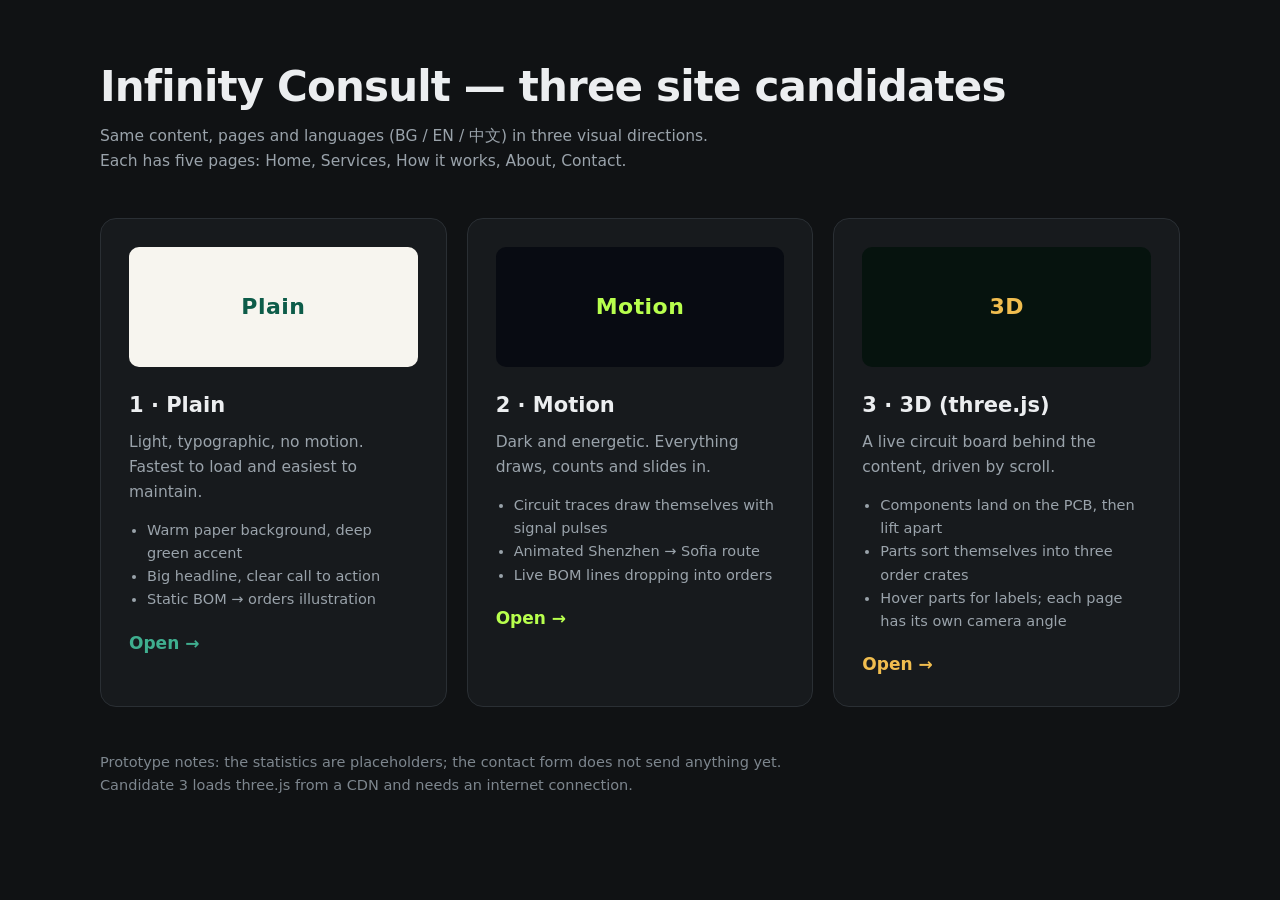
<file: index.html>
<!doctype html>
<html lang="en">
<head>
<meta charset="utf-8">
<meta name="viewport" content="width=device-width, initial-scale=1">
<title>Infinity Consult — site candidates</title>
<style>
*{box-sizing:border-box;margin:0}
body{font:17px/1.6 system-ui,"Segoe UI",sans-serif;background:#101214;color:#eceef0;padding:64px 24px}
main{max-width:1080px;margin:0 auto}
h1{font-size:clamp(28px,4vw,42px);letter-spacing:-.02em;line-height:1.1}
.sub{color:#9aa3ab;margin:14px 0 44px;max-width:64ch}
.grid{display:grid;grid-template-columns:repeat(auto-fit,minmax(290px,1fr));gap:20px}
a.c{display:block;color:inherit;text-decoration:none;border:1px solid #2a2f34;border-radius:16px;padding:28px;background:#171a1d;transition:transform .2s,border-color .2s}
a.c:hover{transform:translateY(-4px);border-color:var(--c)}
.sw{height:120px;border-radius:10px;margin-bottom:22px;background:var(--bgc);display:grid;place-items:center;color:var(--c);font-weight:700;font-size:22px;letter-spacing:.02em}
h2{font-size:21px;margin-bottom:8px}
p{color:#9aa3ab;font-size:15.5px}
ul{margin:14px 0 0;padding-left:18px;color:#9aa3ab;font-size:14.5px}
.go{display:inline-block;margin-top:18px;color:var(--c);font-weight:600}
.note{margin-top:44px;font-size:14.5px;color:#7d868e;max-width:80ch}
</style>
</head>
<body>
<main>
  <h1>Infinity Consult — three site candidates</h1>
  <p class="sub">Same content, pages and languages (BG / EN / 中文) in three visual directions. Each has five pages: Home, Services, How it works, About, Contact.</p>
  <div class="grid">
    <a class="c" href="simple/index.html" style="--c:#3fae8f;--bgc:#f7f5ef"><div class="sw" style="color:#0d5c49">Plain</div>
      <h2>1 · Plain</h2><p>Light, typographic, no motion. Fastest to load and easiest to maintain.</p>
      <ul><li>Warm paper background, deep green accent</li><li>Big headline, clear call to action</li><li>Static BOM → orders illustration</li></ul><span class="go">Open →</span></a>
    <a class="c" href="motion/index.html" style="--c:#b8ff4d;--bgc:#080b12"><div class="sw">Motion</div>
      <h2>2 · Motion</h2><p>Dark and energetic. Everything draws, counts and slides in.</p>
      <ul><li>Circuit traces draw themselves with signal pulses</li><li>Animated Shenzhen → Sofia route</li><li>Live BOM lines dropping into orders</li></ul><span class="go">Open →</span></a>
    <a class="c" href="three/index.html" style="--c:#f0bd4f;--bgc:#06130e"><div class="sw">3D</div>
      <h2>3 · 3D (three.js)</h2><p>A live circuit board behind the content, driven by scroll.</p>
      <ul><li>Components land on the PCB, then lift apart</li><li>Parts sort themselves into three order crates</li><li>Hover parts for labels; each page has its own camera angle</li></ul><span class="go">Open →</span></a>
  </div>
  <p class="note">Prototype notes: the statistics are placeholders; the contact form does not send anything yet. Candidate 3 loads three.js from a CDN and needs an internet connection.</p>
</main>
</body>
</html>
</file>
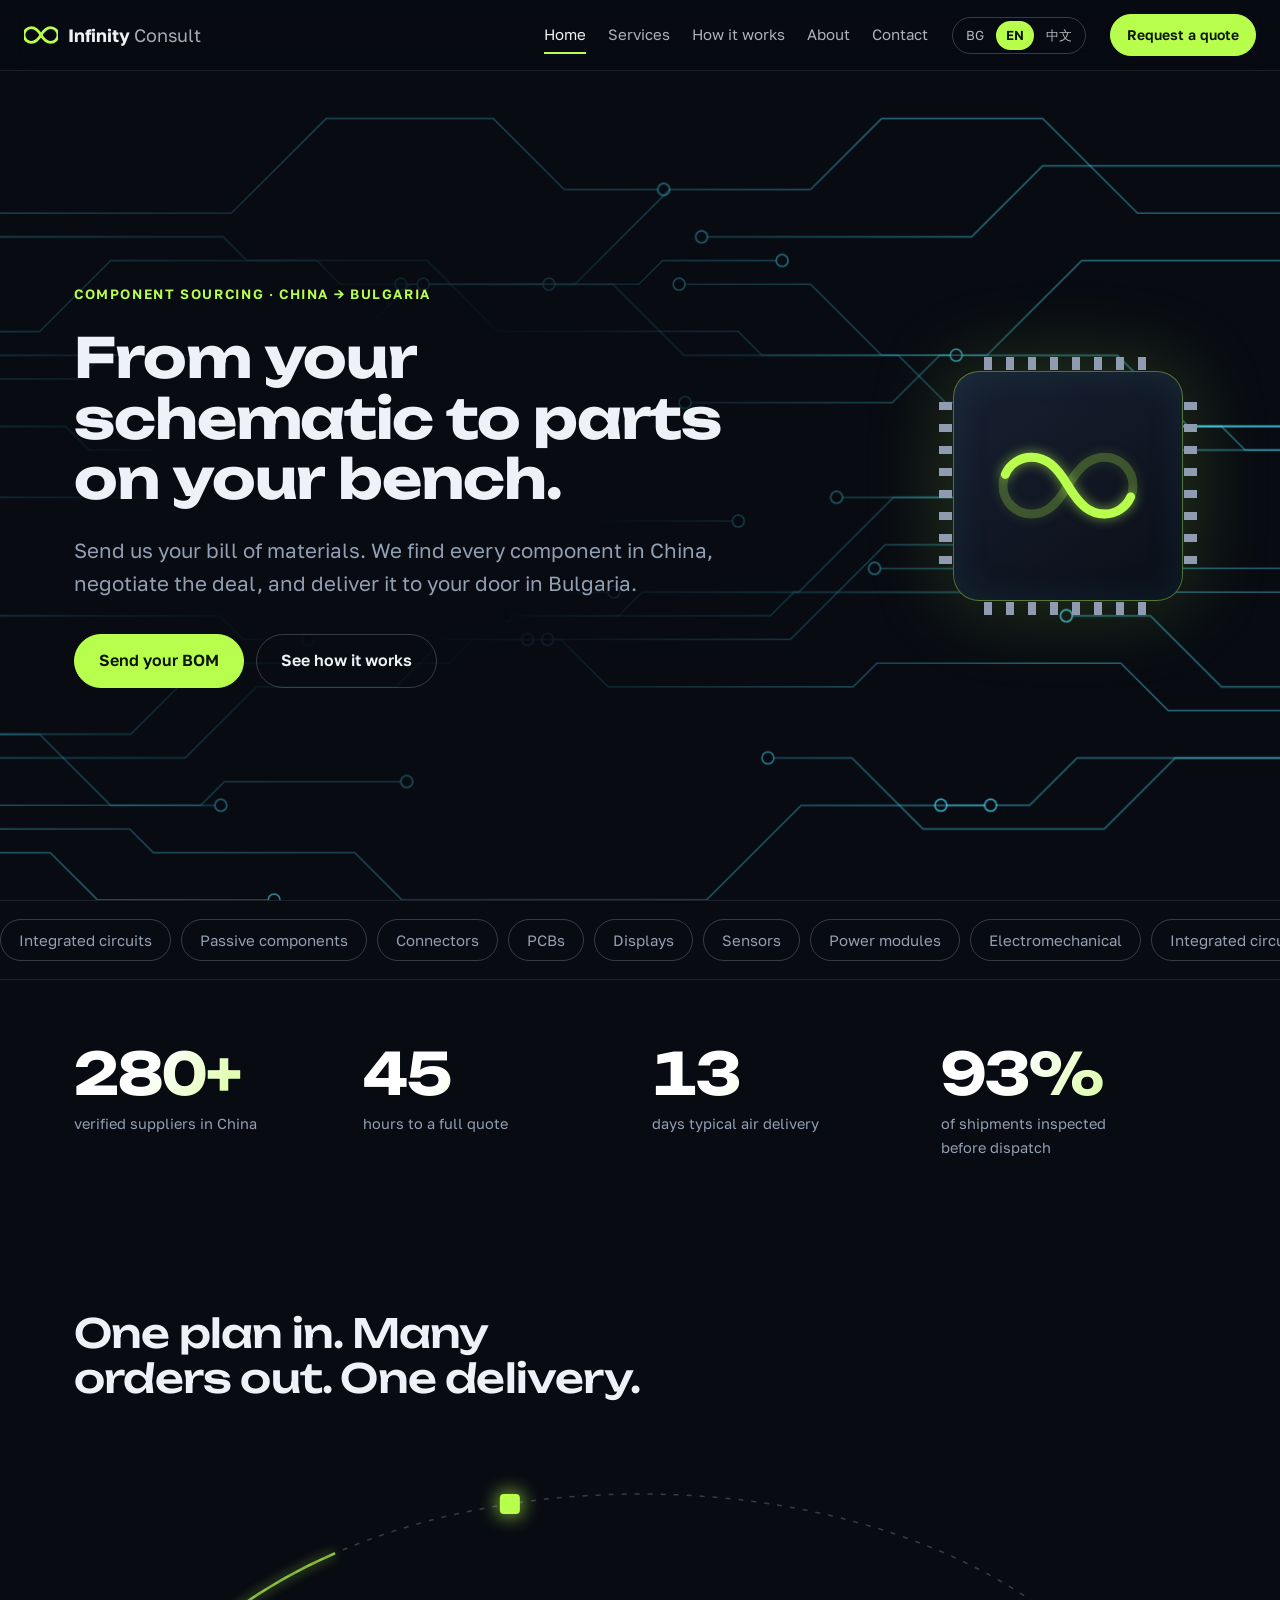
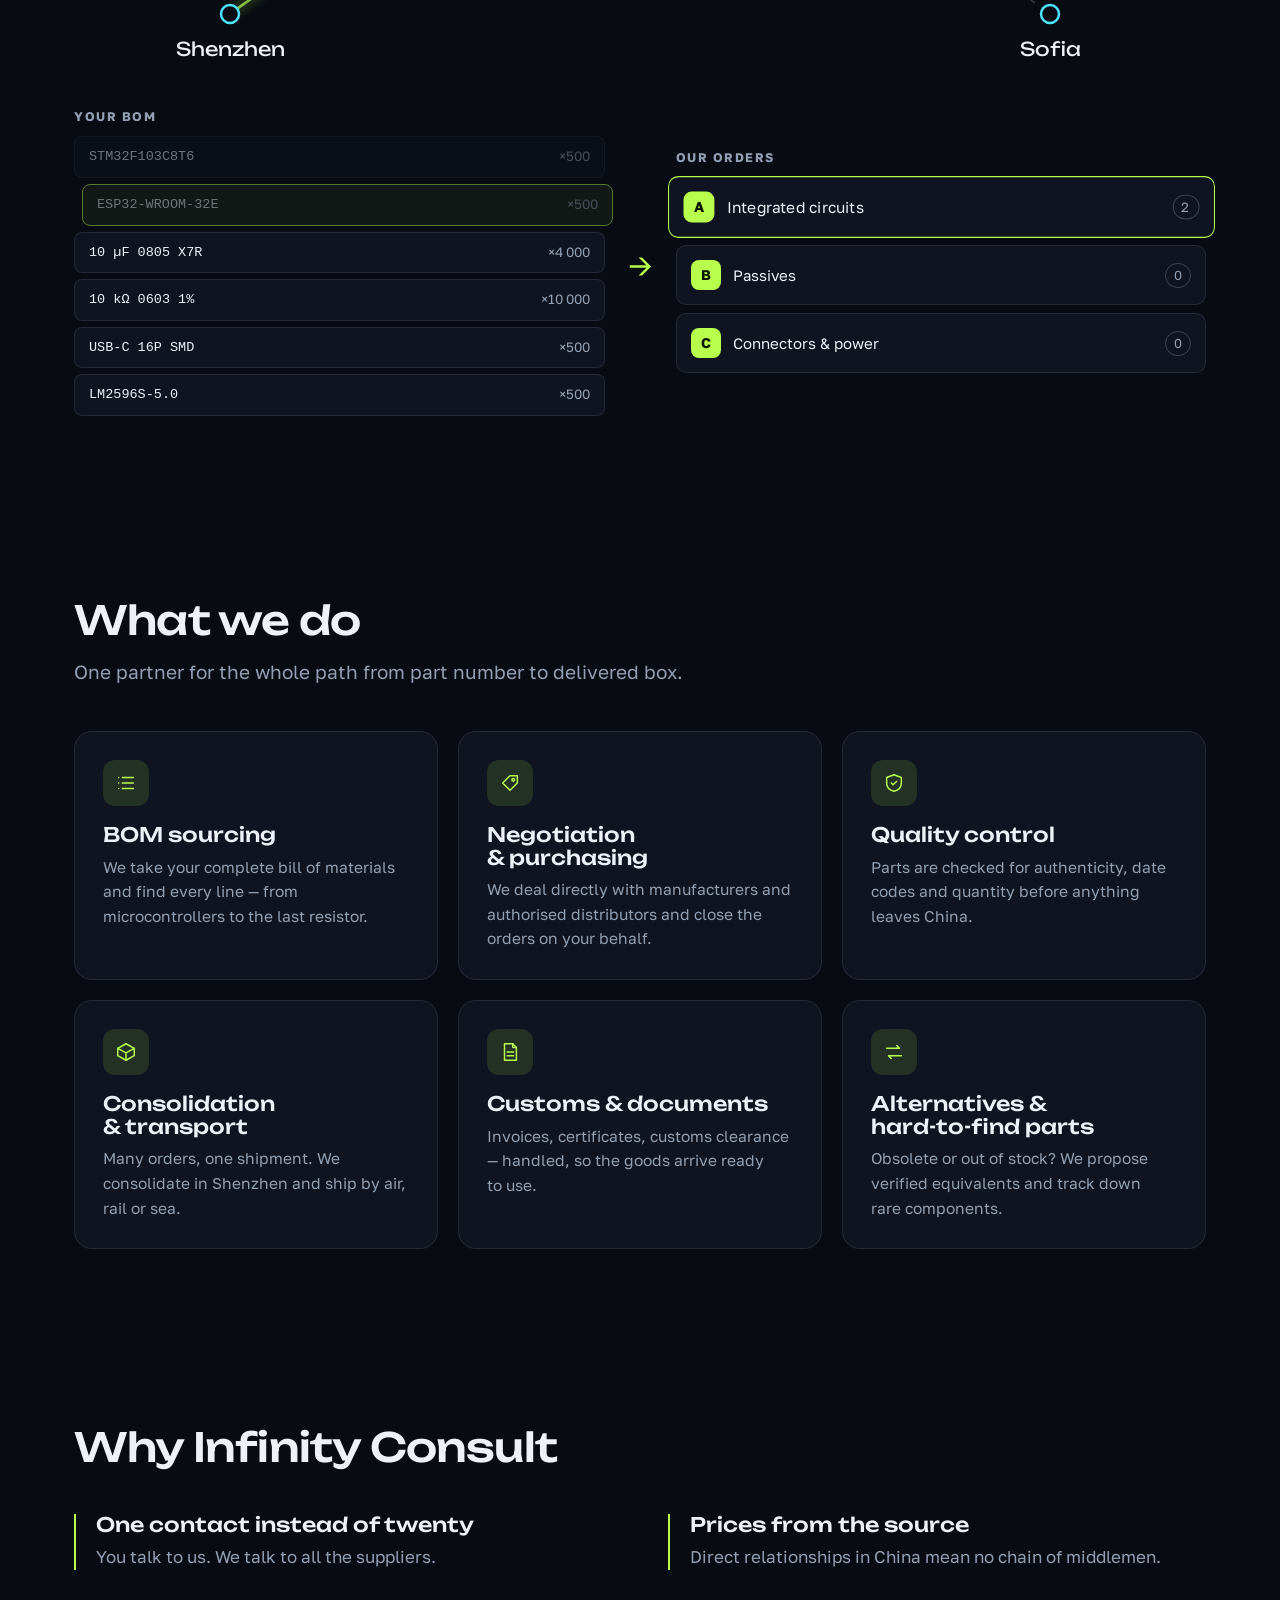
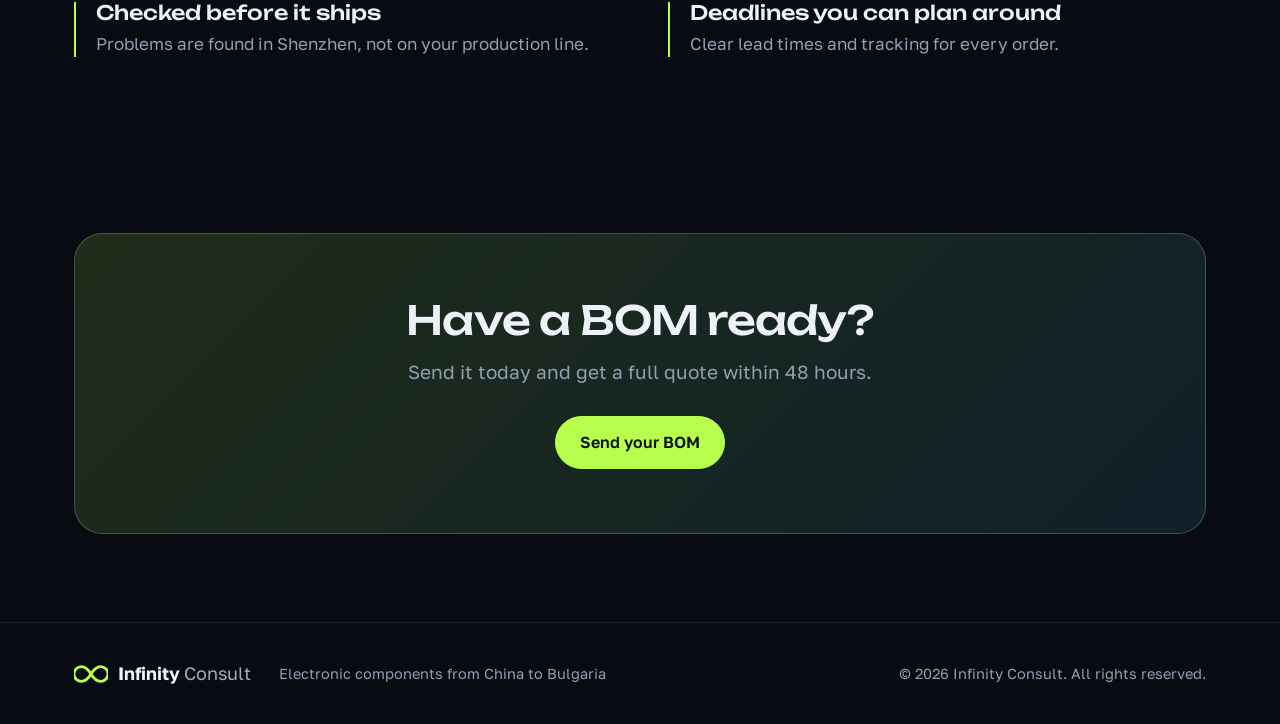
<file: motion/index.html>
<!doctype html>
<html lang="bg">
<head>
<meta charset="utf-8">
<meta name="viewport" content="width=device-width, initial-scale=1">
<title>Infinity Consult</title>
<link rel="preconnect" href="https://fonts.googleapis.com">
<link rel="preconnect" href="https://fonts.gstatic.com" crossorigin>
<link href="https://fonts.googleapis.com/css2?family=Golos+Text:wght@400;500;600&family=Unbounded:wght@500;700&display=swap" rel="stylesheet">
<link rel="stylesheet" href="../shared/base.css">
<link rel="stylesheet" href="style.css">
</head>
<body>
<div class="progress" aria-hidden="true"></div>
<header class="hdr" data-block="hdr"></header>
<main>
  <div data-page="home">
    <section class="hero">
      <svg class="traces" viewBox="0 0 1200 700" preserveAspectRatio="xMidYMid slice" aria-hidden="true"></svg>
      <div class="wrap">
        <div class="hero-txt">
          <p class="eyebrow" data-i18n="hero.eyebrow"></p>
          <h1 data-i18n="hero.title"></h1>
          <p class="lead" data-i18n="hero.sub"></p>
          <div class="actions"><a class="btn" href="#/contact" data-i18n="hero.cta1"></a><a class="btn ghost" href="#/process" data-i18n="hero.cta2"></a></div>
        </div>
        <div class="chip" aria-hidden="true">
          <svg viewBox="0 0 32 20" fill="none" stroke-width="2.2" stroke-linecap="round">
            <path class="inf-base" d="M16 10c-3-5-5.5-7-9-7a7 7 0 1 0 0 14c3.5 0 6-2 9-7zm0 0c3 5 5.5 7 9 7a7 7 0 1 0 0-14c-3.5 0-6 2-9 7z"/>
            <path class="inf-run" pathLength="1" d="M16 10c-3-5-5.5-7-9-7a7 7 0 1 0 0 14c3.5 0 6-2 9-7zm0 0c3 5 5.5 7 9 7a7 7 0 1 0 0-14c-3.5 0-6 2-9 7z"/>
          </svg>
        </div>
      </div>
    </section>
    <div class="marquee" aria-hidden="true">
      <ul class="cats" data-block="cats"></ul><ul class="cats" data-block="cats"></ul><ul class="cats" data-block="cats"></ul><ul class="cats" data-block="cats"></ul>
    </div>
    <section class="tight"><div class="wrap"><div class="stats" data-block="stats"></div></div></section>
    <section class="route"><div class="wrap">
      <div class="sec-head" data-block="head" data-k="demo"></div>
      <svg class="route-svg" viewBox="0 0 1000 230" aria-hidden="true">
        <path class="rt-line" d="M90 170C300 10 700 10 910 170"/>
        <path class="rt-glow" pathLength="1" d="M90 170C300 10 700 10 910 170"/>
        <circle class="node" cx="90" cy="170" r="9"/><circle class="node" cx="910" cy="170" r="9"/>
        <text x="90" y="212" text-anchor="middle" data-i18n="city.sz"></text>
        <text x="910" y="212" text-anchor="middle" data-i18n="city.sof"></text>
        <g class="pkg"><rect x="-10" y="-10" width="20" height="20" rx="4"/><animateMotion dur="6s" repeatCount="indefinite" calcMode="linear" keyPoints="0;1;1" keyTimes="0;0.85;1" path="M90 170C300 10 700 10 910 170"/></g>
      </svg>
      <div class="demo" data-block="demo"></div>
    </div></section>
    <section><div class="wrap">
      <div class="sec-head" data-block="head" data-k="srv"></div>
      <div class="cards" data-block="services"></div>
    </div></section>
    <section><div class="wrap">
      <div class="sec-head" data-block="head" data-k="why"></div>
      <div class="why" data-block="why"></div>
    </div></section>
    <section class="cta-band" data-block="cta"></section>
  </div>

  <div data-page="services">
    <section class="page-top"><div class="wrap">
      <div class="sec-head" data-block="head" data-k="srv"></div>
      <div class="cards" data-block="services"></div>
    </div></section>
    <section><div class="wrap">
      <div class="sec-head" data-block="head" data-k="cats"></div>
      <ul class="cats" data-block="cats"></ul>
    </div></section>
    <section class="cta-band" data-block="cta"></section>
  </div>

  <div data-page="process">
    <section class="page-top"><div class="wrap">
      <div class="sec-head" data-block="head" data-k="proc"></div>
      <ol class="steps" data-block="steps"></ol>
    </div></section>
    <section><div class="wrap">
      <div class="sec-head" data-block="head" data-k="demo"></div>
      <div class="demo" data-block="demo"></div>
    </div></section>
    <section class="cta-band" data-block="cta"></section>
  </div>

  <div data-page="about">
    <section class="page-top"><div class="wrap">
      <p class="eyebrow" data-i18n="about.title"></p>
      <h1 class="about-lead" data-i18n="about.lead"></h1>
      <div class="prose"><p data-i18n="about.p1"></p><p data-i18n="about.p2"></p></div>
    </div></section>
    <section><div class="wrap"><div class="values" data-block="values"></div></div></section>
    <section><div class="wrap">
      <div class="sec-head" data-block="head" data-k="why"></div>
      <div class="why" data-block="why"></div>
    </div></section>
    <section class="cta-band" data-block="cta"></section>
  </div>

  <div data-page="contact">
    <section class="page-top"><div class="wrap">
      <div class="sec-head" data-block="head" data-k="ct"></div>
      <div class="contact"><div data-block="form"></div><div class="info" data-block="info"></div></div>
    </div></section>
  </div>
</main>
<footer class="ftr" data-block="footer"></footer>
<script src="../shared/i18n.js"></script>
<script src="../shared/site.js"></script>
<script src="motion.js"></script>
</body>
</html>
</file>
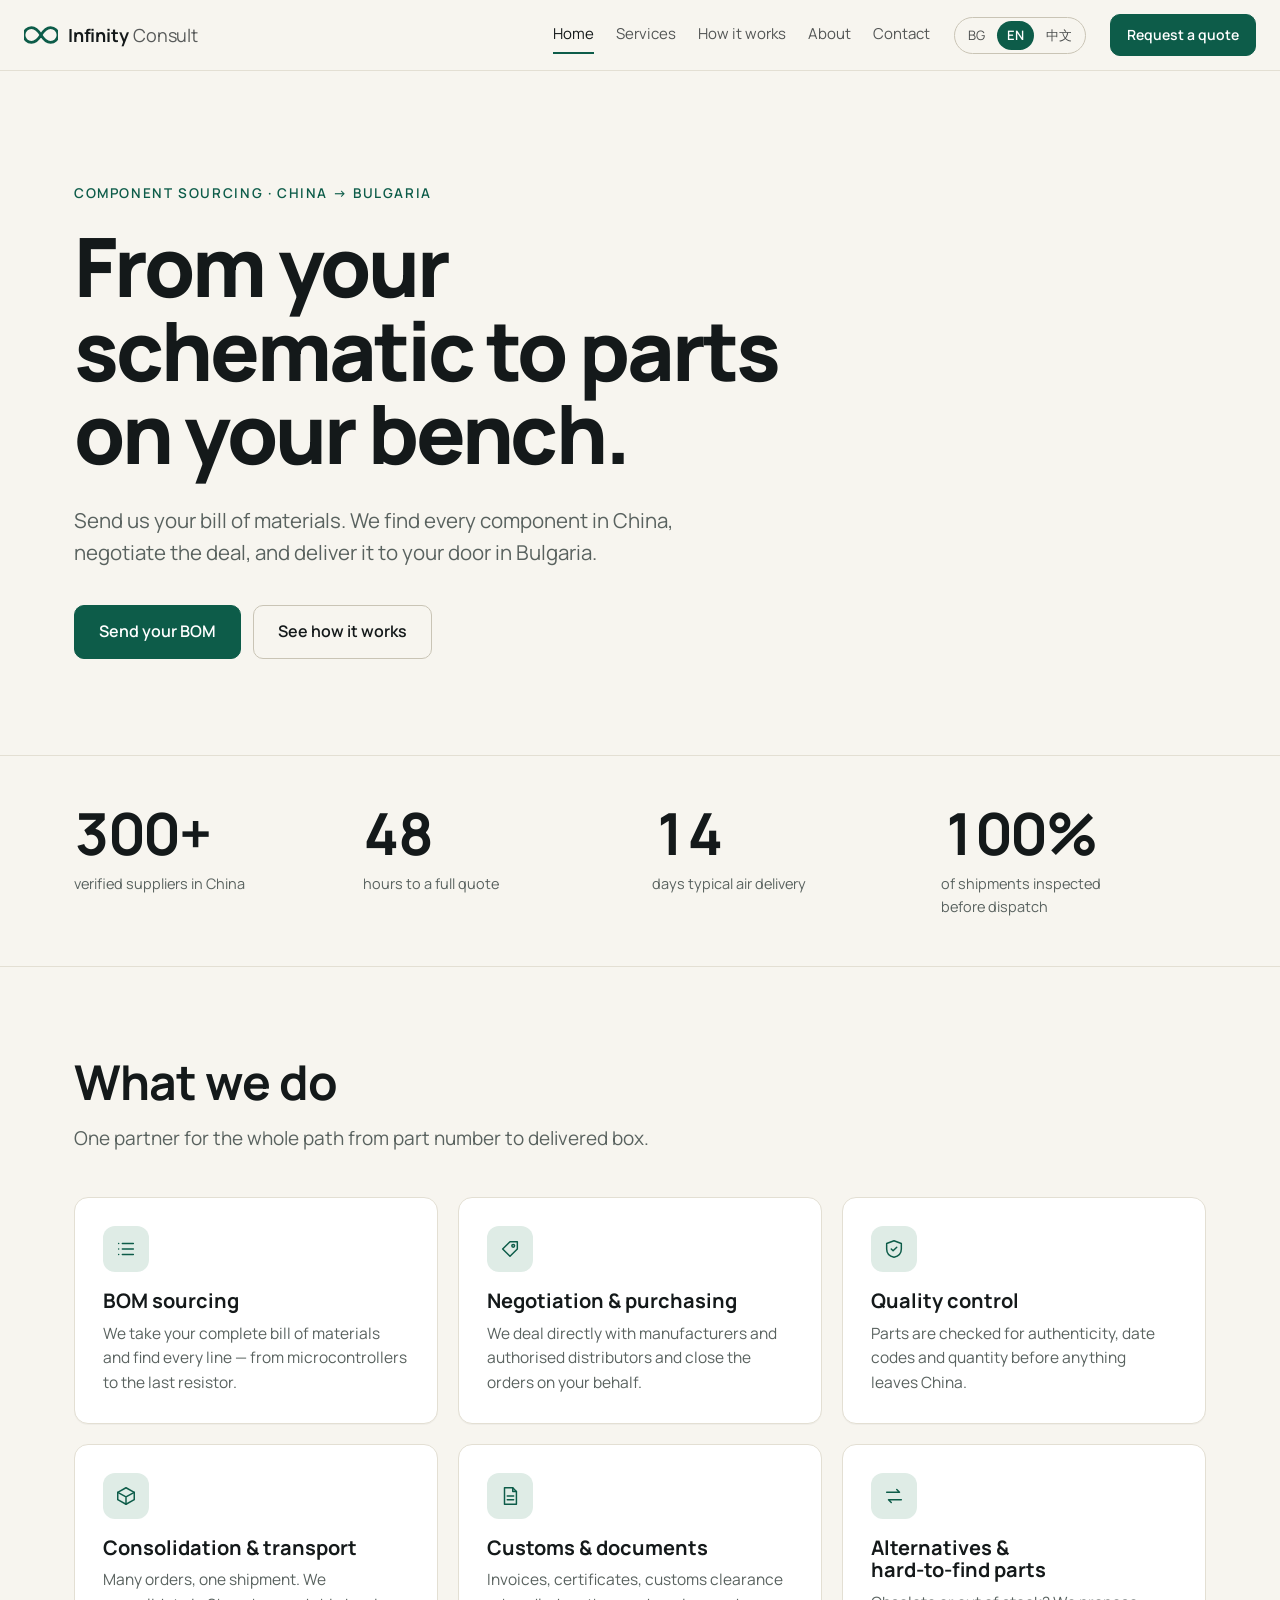
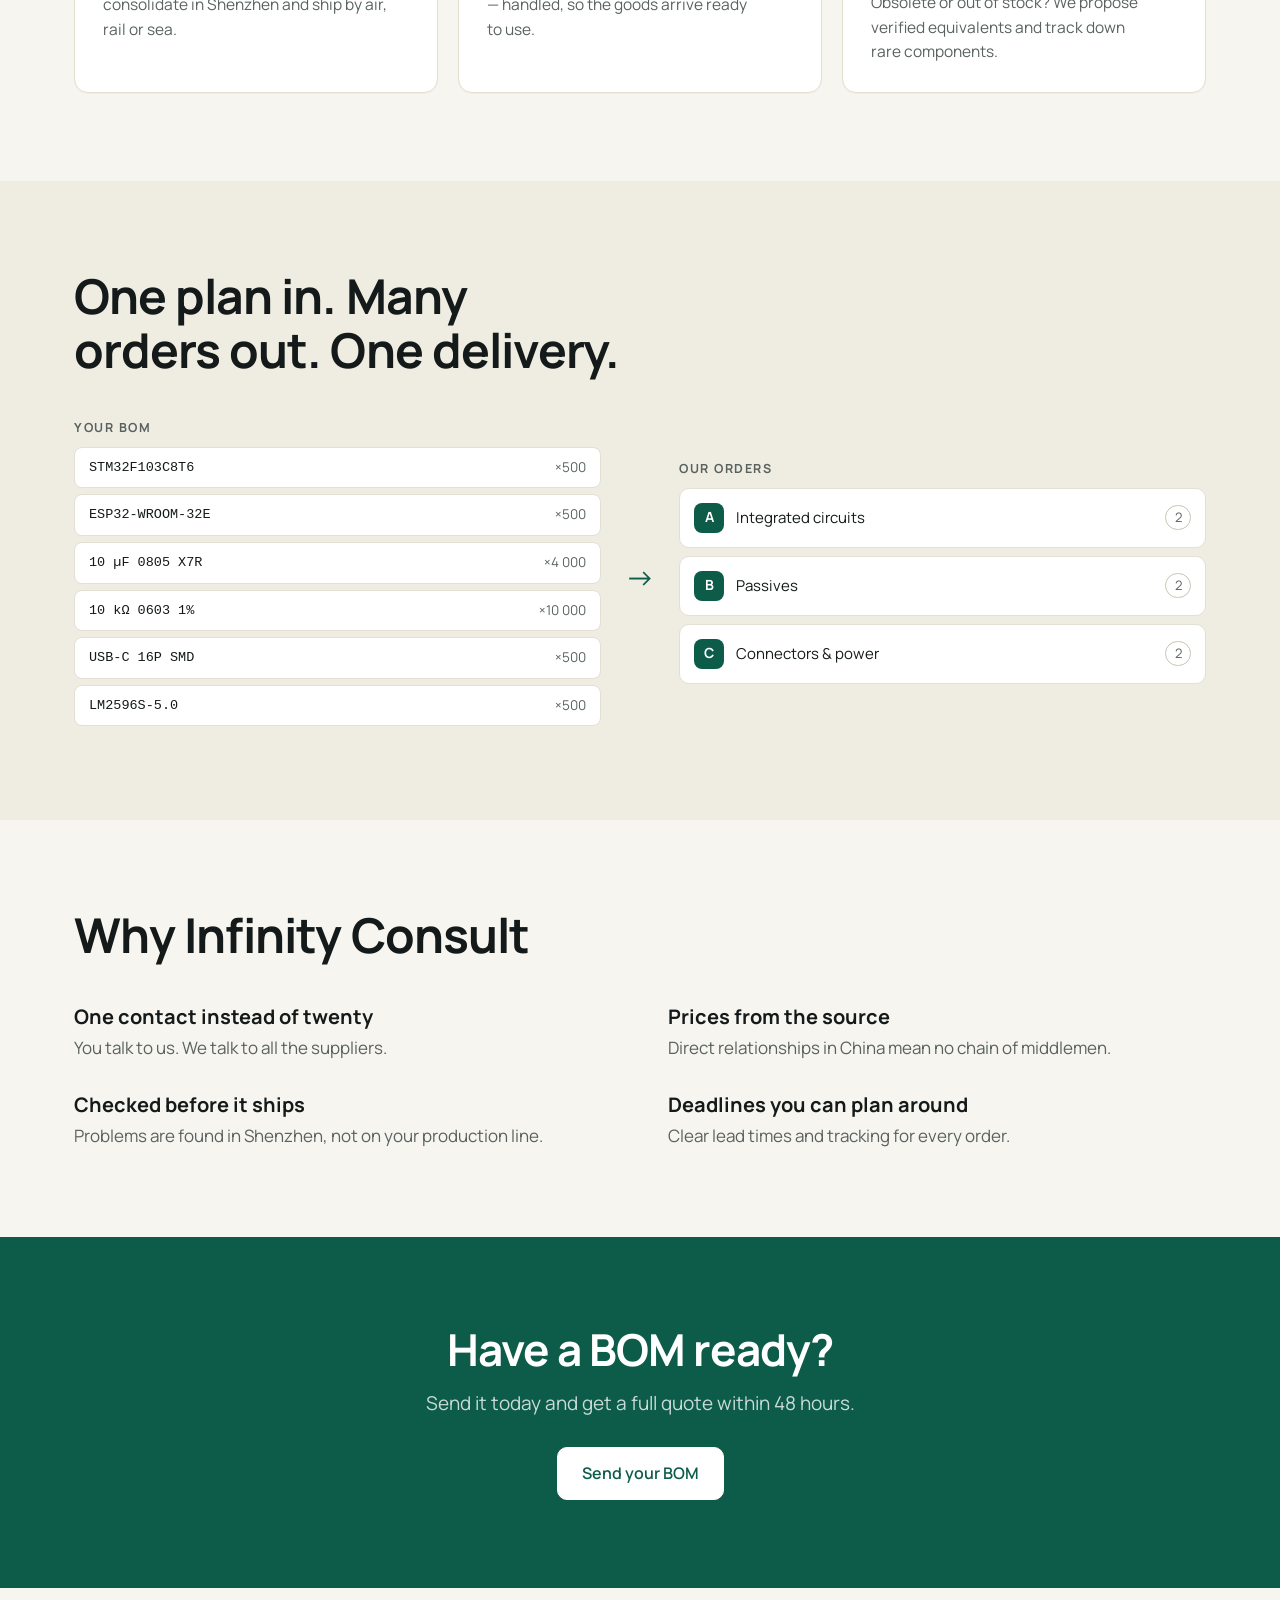
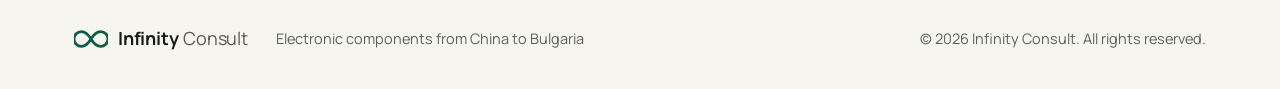
<file: simple/index.html>
<!doctype html>
<html lang="bg">
<head>
<meta charset="utf-8">
<meta name="viewport" content="width=device-width, initial-scale=1">
<title>Infinity Consult</title>
<link rel="preconnect" href="https://fonts.googleapis.com">
<link rel="preconnect" href="https://fonts.gstatic.com" crossorigin>
<link href="https://fonts.googleapis.com/css2?family=Manrope:wght@400;500;700;800&display=swap" rel="stylesheet">
<link rel="stylesheet" href="../shared/base.css">
<link rel="stylesheet" href="style.css">
</head>
<body>
<header class="hdr" data-block="hdr"></header>
<main>
  <div data-page="home">
    <section class="hero"><div class="wrap">
      <p class="eyebrow" data-i18n="hero.eyebrow"></p>
      <h1 data-i18n="hero.title"></h1>
      <p class="lead" data-i18n="hero.sub"></p>
      <div class="actions"><a class="btn" href="#/contact" data-i18n="hero.cta1"></a><a class="btn ghost" href="#/process" data-i18n="hero.cta2"></a></div>
    </div></section>
    <section class="band"><div class="wrap"><div class="stats" data-block="stats"></div></div></section>
    <section><div class="wrap">
      <div class="sec-head" data-block="head" data-k="srv"></div>
      <div class="cards" data-block="services"></div>
    </div></section>
    <section class="tint"><div class="wrap">
      <div class="sec-head" data-block="head" data-k="demo"></div>
      <div class="demo" data-block="demo"></div>
    </div></section>
    <section><div class="wrap">
      <div class="sec-head" data-block="head" data-k="why"></div>
      <div class="why" data-block="why"></div>
    </div></section>
    <section class="cta-band" data-block="cta"></section>
  </div>

  <div data-page="services">
    <section class="page-top"><div class="wrap">
      <div class="sec-head" data-block="head" data-k="srv"></div>
      <div class="cards" data-block="services"></div>
    </div></section>
    <section class="tint"><div class="wrap">
      <div class="sec-head" data-block="head" data-k="cats"></div>
      <ul class="cats" data-block="cats"></ul>
    </div></section>
    <section class="cta-band" data-block="cta"></section>
  </div>

  <div data-page="process">
    <section class="page-top"><div class="wrap">
      <div class="sec-head" data-block="head" data-k="proc"></div>
      <ol class="steps" data-block="steps"></ol>
    </div></section>
    <section class="tint"><div class="wrap">
      <div class="sec-head" data-block="head" data-k="demo"></div>
      <div class="demo" data-block="demo"></div>
    </div></section>
    <section class="cta-band" data-block="cta"></section>
  </div>

  <div data-page="about">
    <section class="page-top"><div class="wrap">
      <p class="eyebrow" data-i18n="about.title"></p>
      <h1 class="about-lead" data-i18n="about.lead"></h1>
      <div class="prose"><p data-i18n="about.p1"></p><p data-i18n="about.p2"></p></div>
    </div></section>
    <section class="tint"><div class="wrap"><div class="values" data-block="values"></div></div></section>
    <section><div class="wrap">
      <div class="sec-head" data-block="head" data-k="why"></div>
      <div class="why" data-block="why"></div>
    </div></section>
    <section class="cta-band" data-block="cta"></section>
  </div>

  <div data-page="contact">
    <section class="page-top"><div class="wrap">
      <div class="sec-head" data-block="head" data-k="ct"></div>
      <div class="contact"><div data-block="form"></div><div class="info" data-block="info"></div></div>
    </div></section>
  </div>
</main>
<footer class="ftr" data-block="footer"></footer>
<script src="../shared/i18n.js"></script>
<script src="../shared/site.js"></script>
</body>
</html>
</file>
<file: shared/base.css>
/* Structural base shared by all candidates. Each candidate sets the variables and layers its own look on top. */
*{box-sizing:border-box;margin:0}
html{-webkit-text-size-adjust:100%}
body{font-family:var(--font),"Microsoft YaHei","PingFang SC",sans-serif;background:var(--bg);color:var(--fg);line-height:1.6;font-size:17px;overflow-x:hidden}
a{color:inherit;text-decoration:none}
h1,h2,h3,h4{font-family:var(--font-h,var(--font)),"Microsoft YaHei","PingFang SC",sans-serif;line-height:1.12;text-wrap:balance}
p{text-wrap:pretty}
:focus-visible{outline:2px solid var(--accent);outline-offset:3px}
.wrap{max-width:1180px;margin:0 auto;padding:0 24px}
[data-page]{display:none}
[data-page].active{display:block}

.hdr{position:sticky;top:0;z-index:50;display:flex;align-items:center;gap:24px;padding:14px 24px;background:var(--hdr-bg);-webkit-backdrop-filter:blur(14px);backdrop-filter:blur(14px);border-bottom:1px solid var(--line)}
.logo{display:flex;align-items:center;gap:10px;font-weight:700;font-size:18px;letter-spacing:-.01em;white-space:nowrap}
.logo svg{width:34px;height:22px;color:var(--accent)}
.logo b{font-weight:400;opacity:.7;margin-left:.25em}
.hdr nav{display:flex;gap:22px;margin-left:auto;font-size:15px}
.hdr nav a{opacity:.72;padding:6px 0;border-bottom:2px solid transparent;white-space:nowrap;transition:opacity .2s}
.hdr nav a:hover,.hdr nav a.on{opacity:1}
.hdr nav a.on{border-color:var(--accent)}
.langs{display:flex;gap:2px;border:1px solid var(--line-strong);border-radius:999px;padding:3px}
.langs button{font:inherit;font-size:13px;background:none;border:0;color:inherit;padding:4px 10px;border-radius:999px;cursor:pointer;opacity:.75}
.langs button[aria-pressed=true]{background:var(--accent);color:var(--on-accent);opacity:1;font-weight:600}
.menu{display:none;margin-left:auto;background:none;border:1px solid var(--line-strong);border-radius:10px;width:42px;height:42px;cursor:pointer;color:inherit;padding:0}
.menu span{display:block;width:18px;height:2px;background:currentColor;margin:5px auto;border-radius:2px}

.btn{display:inline-flex;align-items:center;justify-content:center;gap:8px;background:var(--accent);color:var(--on-accent);padding:13px 24px;border-radius:var(--radius-btn,10px);font-weight:600;border:1px solid var(--accent);cursor:pointer;font-family:inherit;font-size:16px;white-space:nowrap;transition:transform .15s,filter .15s,background .15s}
.btn:hover{filter:brightness(1.08);transform:translateY(-1px)}
.btn.ghost{background:transparent;color:var(--fg);border-color:var(--line-strong)}
.hdr .btn{padding:9px 16px;font-size:14px}
.actions{display:flex;flex-wrap:wrap;gap:12px}

section{padding:88px 0}
.page-top{padding-top:72px}
.sec-head{max-width:760px;margin-bottom:44px}
.sec-head h2,.page-top h1{font-size:clamp(30px,4.2vw,48px);letter-spacing:-.02em}
.sec-head p{color:var(--muted);margin-top:14px;font-size:19px}
.eyebrow{font-size:13.5px;letter-spacing:.12em;text-transform:uppercase;color:var(--accent);font-weight:600}
.lead{font-size:clamp(18px,1.6vw,21px);color:var(--muted);max-width:56ch}

.cards{display:grid;grid-template-columns:repeat(auto-fit,minmax(300px,1fr));gap:20px}
.card{background:var(--card);border:1px solid var(--line);border-radius:var(--radius,14px);padding:28px}
.card .ico{display:inline-grid;place-items:center;width:46px;height:46px;border-radius:12px;background:var(--accent-soft);color:var(--accent);margin-bottom:18px}
.card svg{width:22px;height:22px}
.card h3{font-size:20px;margin-bottom:8px}
.card p{color:var(--muted);font-size:15.5px}

.steps{list-style:none;padding:0}
.step{display:grid;grid-template-columns:72px 1fr;gap:20px;padding:26px 0;border-top:1px solid var(--line)}
.step .num{font-family:var(--font-h,var(--font));font-size:28px;color:var(--accent);font-weight:700;line-height:1.1}
.step h3{font-size:21px;margin-bottom:6px}
.step p{color:var(--muted);max-width:60ch}

.stats{display:grid;grid-template-columns:repeat(4,1fr);gap:24px}
.stat b{display:block;font-family:var(--font-h,var(--font));font-size:clamp(36px,5vw,58px);line-height:1;font-weight:700;letter-spacing:-.02em;font-variant-numeric:tabular-nums}
.stat span{display:block;color:var(--muted);font-size:14.5px;margin-top:10px;max-width:22ch}

.why,.values{display:grid;grid-template-columns:repeat(2,1fr);gap:32px 56px}
.values{grid-template-columns:repeat(3,1fr)}
.why-item h3,.value h3{font-size:20px;margin-bottom:6px}
.why-item p,.value p{color:var(--muted)}

.cats{list-style:none;padding:0;display:flex;flex-wrap:wrap;gap:10px}
.cats li{border:1px solid var(--line-strong);border-radius:999px;padding:8px 18px;font-size:15px}

.demo{display:grid;grid-template-columns:1fr auto 1fr;gap:24px;align-items:center}
.demo h4{font-size:12.5px;text-transform:uppercase;letter-spacing:.12em;color:var(--muted);margin-bottom:12px;font-family:var(--font)}
.demo ul{list-style:none;padding:0}
.demo li{display:flex;justify-content:space-between;gap:12px;padding:9px 14px;border:1px solid var(--line);border-radius:8px;margin-bottom:6px;font-size:13.5px;background:var(--card);transition:border-color .3s,background .3s,transform .3s}
.demo code{font-family:ui-monospace,"Cascadia Mono",Consolas,monospace}
.demo li span{color:var(--muted);white-space:nowrap}
.order{display:flex;align-items:center;gap:12px;padding:14px;border:1px solid var(--line);border-radius:10px;margin-bottom:8px;background:var(--card);font-size:15px;transition:border-color .3s,background .3s,transform .3s}
.order b{display:grid;place-items:center;width:30px;height:30px;border-radius:8px;background:var(--accent);color:var(--on-accent);font-size:14px;flex:none}
.order i{margin-left:auto;font-style:normal;color:var(--muted);font-size:13px;border:1px solid var(--line-strong);border-radius:999px;min-width:26px;text-align:center;padding:1px 6px}
.demo-arrow{font-size:30px;color:var(--accent)}

.contact{display:grid;grid-template-columns:1.25fr 1fr;gap:56px;align-items:start}
form label{display:block;font-size:14px;margin-bottom:16px;color:var(--muted)}
form input,form textarea{display:block;width:100%;margin-top:6px;font:inherit;color:var(--fg);background:var(--field,var(--card));border:1px solid var(--line-strong);border-radius:10px;padding:12px 14px}
form input[type=file]{padding:10px;font-size:14px}
form input:focus,form textarea:focus{outline:2px solid var(--accent);outline-offset:1px}
.form-ok{display:none;margin-top:16px;color:var(--accent);font-weight:600}
.sent .form-ok{display:block}
dl{display:grid;gap:4px}
dt{font-size:12.5px;text-transform:uppercase;letter-spacing:.12em;color:var(--muted);margin-top:18px}
dd{font-size:18px}
.hours{color:var(--muted);margin-top:22px}

.cta-band{text-align:center}
.cta-band h2{font-size:clamp(28px,4vw,44px);letter-spacing:-.02em}
.cta-band p{color:var(--muted);margin:14px auto 28px;font-size:19px}
.ftr{border-top:1px solid var(--line);padding:36px 0;font-size:14.5px;color:var(--muted)}
.ftr .wrap{display:flex;flex-wrap:wrap;align-items:center;gap:12px 28px}
.ftr .logo{color:var(--fg)}
.ftr .copy{margin-left:auto}

@media (max-width:1020px){
  .menu{display:block}
  .hdr{gap:12px}
  .hdr>.btn{display:none}
  .hdr nav{position:absolute;top:100%;left:0;right:0;flex-direction:column;gap:4px;background:var(--bg);padding:12px 24px 20px;border-bottom:1px solid var(--line);display:none;font-size:17px}
  .nav-open .hdr nav{display:flex}
}
@media (max-width:820px){
  section{padding:60px 0}
  .stats{grid-template-columns:repeat(2,1fr)}
  .why,.values,.contact{grid-template-columns:1fr}
  .demo{grid-template-columns:1fr}
  .demo-arrow{transform:rotate(90deg);justify-self:center}
  .step{grid-template-columns:48px 1fr;gap:12px}
  .ftr .copy{margin-left:0}
}
.langs button{white-space:nowrap}
@media (max-width:1020px){.langs{margin-left:auto}.menu{order:3;margin-left:0}}
@media (max-width:480px){.hdr{padding:12px 16px}.langs button{padding:4px 7px}.logo{font-size:16px;gap:7px}.logo svg{width:28px}}
</file>
<file: motion/style.css>
/* Candidate 2 — motion: dark, electric lime, everything eases in. */
:root{
  --font:"Golos Text";--font-h:"Unbounded";
  --bg:#080b12;--fg:#eef2f8;--muted:#93a0b4;
  --accent:#b8ff4d;--on-accent:#0b1400;--accent-soft:rgba(184,255,77,.12);--cyan:#4de3ff;
  --card:#0f1420;--line:rgba(255,255,255,.09);--line-strong:rgba(255,255,255,.2);
  --hdr-bg:rgba(8,11,18,.72);--radius:18px;--radius-btn:999px;
}
h1,h2,h3{font-weight:500}
.sec-head h2,.cta-band h2{font-size:clamp(26px,3.4vw,40px)}
.progress{position:fixed;top:0;left:0;right:0;height:2px;background:linear-gradient(90deg,var(--cyan),var(--accent));transform-origin:0 50%;transform:scaleX(var(--p,0));z-index:60}
[data-page].active{animation:pageIn .5s ease both}
@keyframes pageIn{from{opacity:0;transform:translateY(14px)}}

.hero{position:relative;min-height:calc(100vh - 71px);display:flex;align-items:center;overflow:hidden;padding:80px 0}
.hero .wrap{position:relative;width:100%}
.hero-txt{max-width:720px}
.hero h1{font-size:clamp(30px,4.3vw,58px);font-weight:700;letter-spacing:-.02em;margin:22px 0 26px;line-height:1.1}
.hero h1 .w{display:inline-block;overflow:hidden;vertical-align:top;padding-bottom:.16em;margin-bottom:-.16em}
.hero h1 .w>span{display:inline-block;transform:translateY(115%);animation:up .9s cubic-bezier(.2,.8,.2,1) forwards;animation-delay:calc(var(--i)*70ms + 150ms)}
@keyframes up{to{transform:none}}
.hero .eyebrow,.hero .lead,.hero .actions{opacity:0;animation:fade .8s ease forwards}
.hero .lead{animation-delay:.7s;margin-bottom:34px}
.hero .actions{animation-delay:.9s}
@keyframes fade{from{opacity:0;transform:translateY(12px)}to{opacity:1;transform:none}}
.btn{box-shadow:0 0 0 0 rgba(184,255,77,.5)}
.hero .btn:not(.ghost){animation:ping 2.6s ease-out 2s infinite}
@keyframes ping{0%{box-shadow:0 0 0 0 rgba(184,255,77,.45)}70%,100%{box-shadow:0 0 0 18px rgba(184,255,77,0)}}

.traces{position:absolute;inset:0;width:100%;height:100%;-webkit-mask-image:radial-gradient(ellipse 55% 60% at 30% 50%,transparent 30%,#000 100%);mask-image:radial-gradient(ellipse 55% 60% at 30% 50%,transparent 30%,#000 100%)}
.traces path{fill:none;stroke:rgba(77,227,255,.4);stroke-width:1.4;stroke-dasharray:1;stroke-dashoffset:1;animation:draw 2.4s ease forwards;animation-delay:var(--d)}
@keyframes draw{to{stroke-dashoffset:0}}
.traces .pad{fill:var(--bg);stroke:rgba(77,227,255,.7);stroke-width:1.4;opacity:0;animation:fade 0.6s ease forwards;animation-delay:calc(var(--d) + 2s)}
.traces .pulse{fill:var(--accent);filter:drop-shadow(0 0 6px var(--accent))}

.chip{position:absolute;right:4%;top:50%;width:230px;height:230px;margin-top:-115px;border-radius:26px;background:linear-gradient(145deg,#182031,#0a0e17);border:1px solid rgba(184,255,77,.4);display:grid;place-items:center;box-shadow:0 0 90px rgba(184,255,77,.2),inset 0 0 40px rgba(77,227,255,.08);animation:float 6s ease-in-out infinite}
.chip::before,.chip::after{content:"";position:absolute}
.chip::before{inset:-15px 30px;background:repeating-linear-gradient(90deg,#8f9bb0 0 8px,transparent 8px 22px) top/100% 13px no-repeat,repeating-linear-gradient(90deg,#8f9bb0 0 8px,transparent 8px 22px) bottom/100% 13px no-repeat}
.chip::after{inset:30px -15px;background:repeating-linear-gradient(180deg,#8f9bb0 0 8px,transparent 8px 22px) left/13px 100% no-repeat,repeating-linear-gradient(180deg,#8f9bb0 0 8px,transparent 8px 22px) right/13px 100% no-repeat}
.chip svg{width:130px;overflow:visible;filter:drop-shadow(0 0 6px rgba(184,255,77,.6))}
.inf-base{stroke:rgba(184,255,77,.22)}
.inf-run{stroke:var(--accent);stroke-dasharray:.22 .78;animation:run 3s linear infinite}
@keyframes run{to{stroke-dashoffset:-1}}
@keyframes float{50%{transform:translateY(-14px) rotate(2deg)}}

.marquee{display:flex;gap:10px;overflow:hidden;border-block:1px solid var(--line);padding:18px 0}
.marquee .cats{flex:none;flex-wrap:nowrap;padding-right:0;animation:mq 34s linear infinite}
.marquee .cats li{white-space:nowrap;color:var(--muted)}
@keyframes mq{to{transform:translateX(calc(-100% - 10px))}}
.tight{padding:64px 0}
.stat b{background:linear-gradient(120deg,#fff 30%,var(--accent));-webkit-background-clip:text;background-clip:text;color:transparent;font-weight:700}

.route-svg{display:block;width:100%;max-width:1000px;margin:0 auto 36px;overflow:visible}
.rt-line{fill:none;stroke:var(--line-strong);stroke-width:1.5;stroke-dasharray:5 8}
.rt-glow{fill:none;stroke:var(--accent);stroke-width:2.5;stroke-dasharray:.14 .86;animation:run 6s linear infinite;filter:drop-shadow(0 0 6px var(--accent));opacity:.7}
.route-svg .node{fill:var(--bg);stroke:var(--cyan);stroke-width:2.5}
.route-svg text{fill:var(--fg);font-size:19px;font-family:var(--font-h),"Microsoft YaHei",sans-serif}
.pkg rect{fill:var(--accent);filter:drop-shadow(0 0 10px var(--accent))}
.demo li.hot{border-color:var(--accent);background:var(--accent-soft);transform:translateX(8px)}
.demo li.used{opacity:.45}
.order.hot{border-color:var(--accent);transform:scale(1.03)}
.order.done{border-color:var(--cyan);background:rgba(77,227,255,.08)}
.demo-arrow{animation:nudge 1.4s ease-in-out infinite}
@keyframes nudge{50%{transform:translateX(8px)}}

.card{position:relative;overflow:hidden;transition:transform .3s,border-color .3s}
.card::before{content:"";position:absolute;inset:0;background:radial-gradient(320px circle at var(--mx,50%) var(--my,0%),rgba(184,255,77,.16),transparent 60%);opacity:0;transition:opacity .3s;pointer-events:none}
.card:hover{transform:translateY(-4px);border-color:rgba(184,255,77,.4)}
.card:hover::before{opacity:1}
.card .ico{transition:transform .4s}
.card:hover .ico{transform:rotate(-8deg) scale(1.1)}

.steps{position:relative}
.steps::before{content:"";position:absolute;left:25px;top:30px;bottom:30px;width:2px;background:linear-gradient(var(--accent),var(--cyan));opacity:.4}
.step{border:0;grid-template-columns:52px 1fr;gap:24px;padding:20px 0;position:relative}
.step .num{display:grid;place-items:center;width:52px;height:52px;border-radius:50%;border:2px solid var(--accent);background:var(--bg);font-size:15px;font-weight:500}
.why-item,.value{border-left:2px solid var(--accent);padding-left:20px}
.about-lead{font-size:clamp(26px,3.6vw,46px);font-weight:700;margin:18px 0 34px;max-width:22ch;line-height:1.15}
.prose{max-width:62ch;display:grid;gap:18px;font-size:19px;color:var(--muted)}
.cta-band .wrap{background:linear-gradient(135deg,rgba(184,255,77,.14),rgba(77,227,255,.1));border:1px solid var(--line-strong);border-radius:28px;padding:64px 24px;max-width:1132px}

.rv{opacity:0;transform:translateY(26px);transition:opacity .7s ease,transform .7s cubic-bezier(.2,.8,.2,1)}
.rv.in{opacity:1;transform:none}

@media (max-width:1100px){.chip{display:none}}
@media (prefers-reduced-motion:reduce){
  *,*::before,*::after{animation-duration:.01s!important;animation-iteration-count:1!important;transition-duration:.01s!important}
  .rv{opacity:1;transform:none}
}
</file>
<file: simple/style.css>
/* Candidate 1 — plain: warm paper, deep green ink, no motion. */
:root{
  --font:"Manrope";
  --bg:#f7f5ef;--fg:#14191a;--muted:#59625f;
  --accent:#0d5c49;--on-accent:#fff;--accent-soft:#dfece6;
  --card:#fff;--line:#e3dfd3;--line-strong:#c9c4b5;
  --hdr-bg:rgba(247,245,239,.86);--radius:14px;
}
.hero{padding:112px 0 96px}
.hero h1{font-size:clamp(40px,6.4vw,84px);font-weight:800;letter-spacing:-.035em;max-width:15ch;margin:20px 0 28px;line-height:1.02}
.hero .lead{margin-bottom:36px}
.band{padding:48px 0;border-block:1px solid var(--line)}
.tint{background:#efece2}
.card{box-shadow:0 1px 0 rgba(20,25,26,.03)}
.about-lead{font-size:clamp(30px,4.4vw,54px);letter-spacing:-.025em;max-width:20ch;margin:18px 0 36px;font-weight:800}
.prose{max-width:62ch;display:grid;gap:18px;font-size:19px;color:var(--muted)}
.value{border-top:2px solid var(--accent);padding-top:18px}
.cta-band{background:var(--accent);color:#fff}
.cta-band p{color:rgba(255,255,255,.78)}
.cta-band .btn{background:#fff;color:var(--accent);border-color:#fff}
.ftr{border-top:0}
</file>
